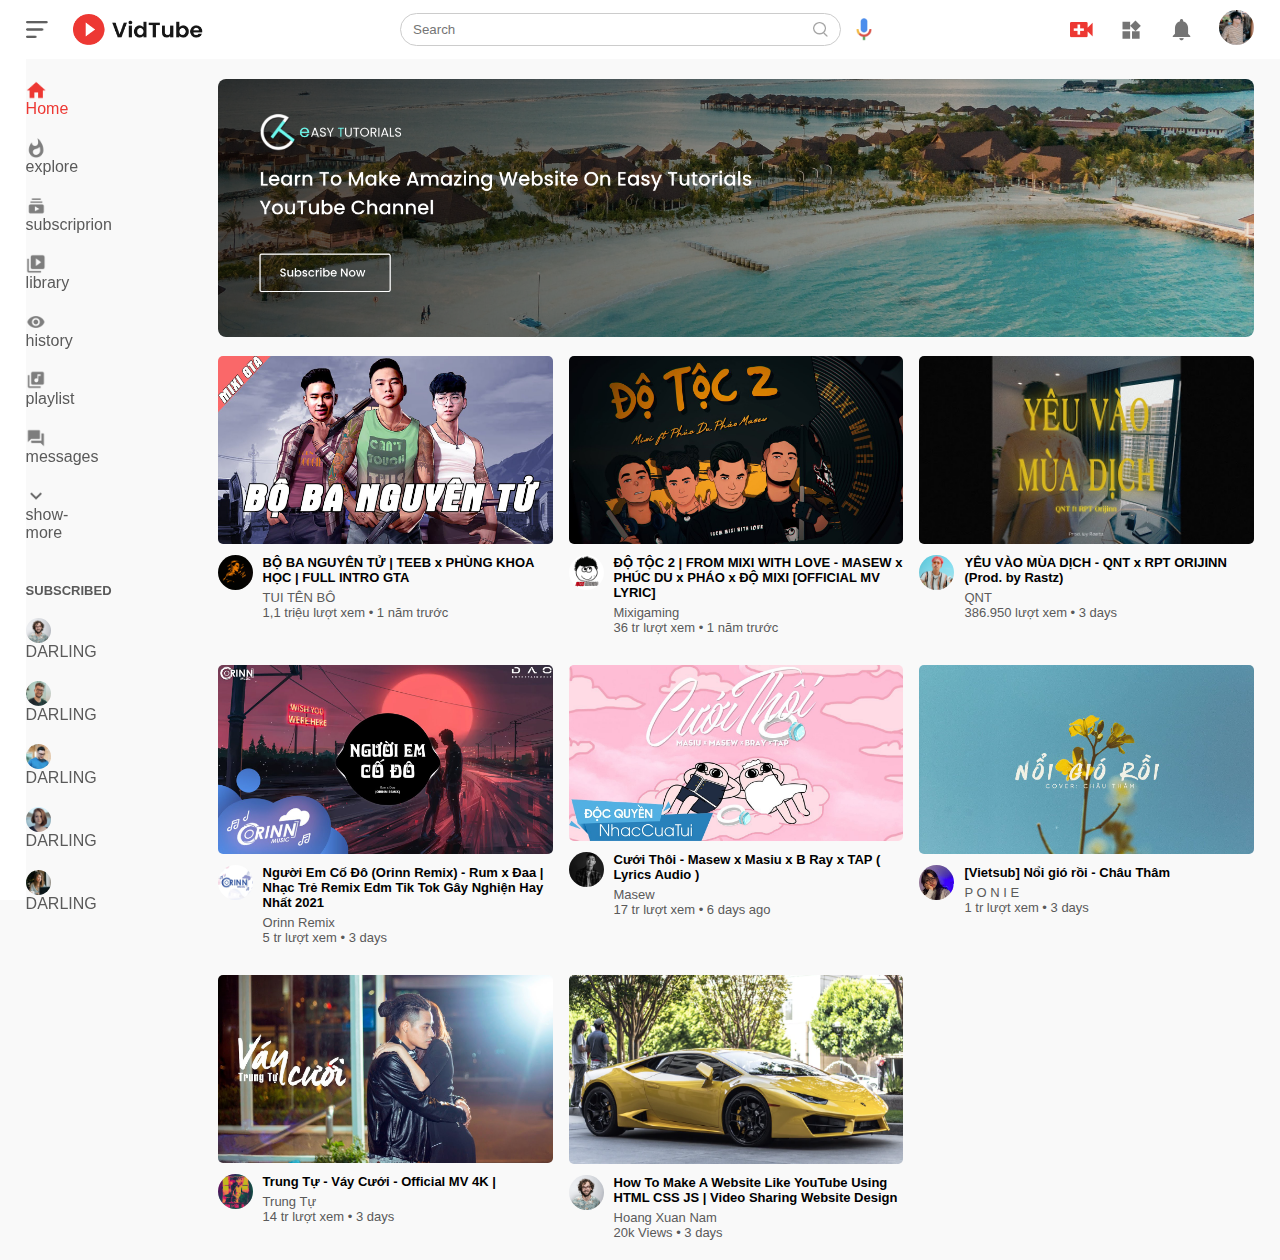
<file: index.html>
<!DOCTYPE html>
<html lang="en">
<head>
    <meta charset="UTF-8">
    <meta http-equiv="X-UA-Compatible" content="IE=edge">
    <meta name="viewport" content="width=device-width, initial-scale=1.0">
    <link rel="stylesheet" href="style.css">
    <title>Youtube</title>
</head>
<body>
     
    <nav class="flex-div">
        <div class="nav-left flex-div">
            <img src="images/menu.png" class="menu-icon">
            <img src="images/logo.png" class="logo">
            
        </div>
        <div class="nav-middle flex-div">
            <div class="search-box flex-div">
                <input type="text" placeholder="Search">
                <img src="images/search.png">
            </div>
                <img src="images/voice-search.png" class="mic-iocn">
        </div>
        <div class="nav-right flex-div">
            <img src="images/upload.png">
            <img src="images/more.png">
            <img src="images/notification.png">
            <a href="dangnhap.html"><img src="images/Nam.jpg" class="user-icon"></a>
        </div>
    </nav>
    <!------------------------SideBar ----------------------->
    <div class="sidebar">
        <div class="shortcut-links">
            <a href=""><img src="images/home.png"><p>Home</p></a>
            <a href=""><img src="images/explore.png"><p>explore</p></a>
            <a href=""><img src="images/subscriprion.png"><p>subscriprion</p></a>
            <a href=""><img src="images/library.png"><p>library</p></a>
            <a href=""><img src="images/history.png"><p>history</p></a>
            <a href=""><img src="images/playlist.png"><p>playlist</p></a>
            <a href=""><img src="images/messages.png"><p>messages</p></a>
            <a href=""><img src="images/show-more.png"><p>show-more</p></a>
            <hr>
        </div>
        <div class="subscribed-list">
            <h3>SUBSCRIBED</h3>
            <a href=""><img src="images/Jack.png"><p>DARLING</p></a>
            <a href=""><img src="images/simon.png"><p>DARLING</p></a>
            <a href=""><img src="images/tom.png"><p>DARLING</p></a>
            <a href=""><img src="images/megan.png"><p>DARLING</p></a>
            <a href=""><img src="images/cameron.png"><p>DARLING</p></a>
        </div>
    </div>

     <!------------------------Main ----------------------->
    <div class="container">
        <div class="banner">
            <img src="images/banner.png">
        </div>
        <div class="list-container">
            <div class="vid-list">
                <a href="play-video.html"><img src="images/bo3nguyentu.jpg" class="thumbnail"></a>
                <div class="flex-div">
                    <img src="images/anhbo.jpg">
                    <div class="vid-info">
                        <a href="play-video.html">BỘ BA NGUYÊN TỬ | TEEB x PHÙNG KHOA HỌC | FULL INTRO GTA</a>
                        <p>TUI TÊN BÔ</p>
                        <p>1,1 triệu lượt xem &bull; 1 năm trước</p>
                    </div>
                </div>
            </div>
            <div class="vid-list">
                <a href="play-video-1.html"><img src="images/dotoc2.jpg" class="thumbnail"></a>
                <div class="flex-div">
                    <img src="images/mixi.jpg">
                    <div class="vid-info">
                        <a href="play-video-1.html">ĐỘ TỘC 2 | FROM MIXI WITH LOVE - MASEW x PHÚC DU x PHÁO x ĐỘ MIXI [OFFICIAL MV LYRIC]
                        </a>
                        <p>Mixigaming</p>
                        <p>36 tr lượt xem &bull; 1 năm trước</p>
                    </div>
                </div>
            </div>
            <div class="vid-list">
                <a href="play-video-2.html"><img src="images/yeudich.jpg" class="thumbnail"></a>
                <div class="flex-div">
                    <img src="images/qnt.jpg">
                    <div class="vid-info">
                        <a href="play-video-2.html">YÊU VÀO MÙA DỊCH - QNT x RPT ORIJINN (Prod. by Rastz)</a>
                        <p>QNT</p>
                        <p>386.950 lượt xem &bull; 3 days</p>
                    </div>
                </div>
            </div>
            <div class="vid-list">
                <a href="play-video-3.html"><img src="images/orinn.jpg" class="thumbnail"></a>
                <div class="flex-div">
                    <img src="images/orinnmusic.jpg">
                    <div class="vid-info">
                        <a href="play-video-3.html">Người Em Cố Đô (Orinn Remix) - Rum x Đaa | Nhạc Trẻ Remix Edm Tik Tok Gây Nghiện Hay Nhất 2021 </a>
                        <p>Orinn Remix</p>
                        <p>5 tr lượt xem &bull; 3 days</p>
                    </div>
                </div>
            </div>
            <div class="vid-list">
                <a href="play-video-4.html"><img src="images/cuoithoi.jpg" class="thumbnail"></a>
                <div class="flex-div">
                    <img src="images/masew.jpg">
                    <div class="vid-info">
                        <a href="play-video-4.html">Cưới Thôi - Masew x Masiu x B Ray x TAP ( Lyrics Audio ) </a>
                        <p>Masew</p>
                        <p>17 tr lượt xem &bull; 6 days ago</p>
                    </div>
                </div>
            </div>
            <div class="vid-list">
                <a href="play-video-5.html"><img src="images/noigioroi.jpg" class="thumbnail"></a>
                <div class="flex-div">
                    <img src="images/ponie.jpg">
                    <div class="vid-info">
                        <a href="play-video-5.html">[Vietsub] Nổi gió rồi - Châu Thâm </a>
                        <p>P O N I E</p>
                        <p>1 tr lượt xem &bull; 3 days</p>
                    </div>
                </div>
            </div>
            <div class="vid-list">
                <a href="play-video-6.html"><img src="images/vaycuoi.jpg" class="thumbnail"></a>
                <div class="flex-div">
                    <img src="images/trungtu.jpg">
                    <div class="vid-info">
                        <a href="play-video-6.html">Trung Tự - Váy Cưới - Official MV 4K | </a>
                        <p>Trung Tự</p>
                        <p>14 tr lượt xem &bull; 3 days</p>
                    </div>
                </div>
            </div>
            <div class="vid-list">
                <a href=""><img src="images/thumbnail8.png" class="thumbnail"></a>
                <div class="flex-div">
                    <img src="images/Jack.png">
                    <div class="vid-info">
                        <a href="play-video.html">How To Make A Website Like YouTube Using HTML CSS JS | Video Sharing Website Design </a>
                        <p>Hoang Xuan Nam</p>
                        <p>20k Views &bull; 3 days</p>
                    </div>
                </div>
            </div>
        </div>


    </div>







<script src="script.js"></script>

</body>
</html>
</file>
<file: style.css>
*{
    margin: 0;
    padding: 0;
    font-family: 'poppins', sans-serif;
    box-sizing: border-box;   
}
a{
    text-decoration: none;
    color: #5a5a5a;
}
img{
    cursor: pointer;
}
.flex-div{
    display: flex;
    align-items: center;
}
nav{
    padding: 10px 2%;
    justify-content: space-between;
    box-shadow: 0 0 10px rgba(0, 0, 0, 0.2, ); 
    background: #fff;
    position: sticky;
    top: 0;
    z-index: 10;
}
.nav-right img{
    width: 25px;
    margin-right: 25px;
}
.nav-right .user-icon{
    width: 35px;
    border-radius: 50%;
    margin-right: 0;
}
.nav-left .menu-icon{
    width: 22px;
    margin-right: 25px;
}
.nav-left .logo{
    width: 130px;
}
.nav-middle .mic-iocn{
    width: 16px;
}
.nav-middle .search-box{
    border: 1px solid #ccc;
    margin-right: 15px;
    padding: 8px 12px;
    border-radius: 25px;
}
.nav-middle .search-box input{
    width: 400px;
    border: 0;
    outline: 0;
    background: transparent;
}
.nav-middle .search-box img{
    width: 15px;   
}

/*-------------------------SideBar-----------------------*/

.sidebar{
    background: #fff;
    width: 15px;
    height: 100vh;
    position: fixed;
    top: 0;
    padding-left: 2%;
    padding-top: 80px;
}
.shortcut-links a img{
    width: 20px;
    margin-right: 20px;
}
.shortcut-links a{
    display: flex;
    align-items: center;
    margin-bottom: 20px;
    width: fit-content;
    flex-wrap: wrap;
}
.shortcut-links a:first-child{
    color: #ed3833;
}
.sidebar hr{
    border: 0;
    height: 1px;
    background: #ccc;
    width: 85%;
}
.subscribed-list h3{
    font-size: 13px;
    margin: 20px 0;
    color: #5a5a5a;
}
.subscribed-list a{
    display: flex;
    align-items: center;
    margin-bottom: 20px;
    width: fit-content;
    flex-wrap: wrap;
}
.subscribed-list a img{
    width: 25px;
    border-radius: 50%;
    margin-right: 20px;
}
.small-sidebar{
    width: 5%;
}
.small-sidebar a p{
    display: none;
}
.small-sidebar h3{
    display: none;
}
.small-sidebar hr{
    width: 50%;
    margin-bottom: 25px;
}

/*-------------------Main-----------------*/
.container{
    background: #f9f9f9;
    padding-left: 17%;
    padding-right: 2%;
    padding-top: 20px;
    padding-bottom: 20px;
}
.large-container{
    padding-left: 7%;
}



.banner{
    width: 100%;
}
.banner img{
    width: 100%;
    border-radius: 8px;
}
.list-container{
    display: grid;
    grid-template-columns: repeat(auto-fit, minmax(250px, 1fr));
    grid-column-gap: 16px;
    grid-row-gap: 30px;
    margin-top: 15px;
}
.vid-list .thumbnail{
    width: 100%;
    border-radius: 5px;
}
.vid-list .flex-div{
    align-items: flex-start;
    margin-top: 7px;
}
.vid-list .flex-div img{
    width: 35px;
    margin-right: 10px;
    border-radius: 50%;
}
.vid-info{
    color: #5a5a5a;
    font-size: 13px;
}
.vid-info a{
    color: #000;
    font-weight: 600;
    display: block;
    margin-bottom: 5px;
}

/*---------Giao dien dien thoai---------*/

@media (max-width: 900px)   {
    .menu-icon{
        display: none;
    }
    .sidebar{
        display: none;
    }
    .container, .large-container{
        padding-left: 5%;
        padding-right: 5%;
    }
    .nav-right img{
        display: none;
    }
    .nav-right .user-icon{
        display: block;
        width: 30px;
    }
    .nav-middle .search-box input{
        width: 100px;
    }
    .nav-middle .mic-iocn {
        display: none;
    }
    .logo{
        width: 90px;
    }
}
/*-----------hết----------*/

/*---------playvideo---------*/
.play-container{
    padding-left: 2%;
}
.row{
    display: flex;
    justify-content: space-between;
    flex-wrap: wrap;
}
.play-video{
    flex-basis: 69%;
}
.right-sidebar{
    flex-basis: 30%;
}
.play-video video{
    width: 100%;
}

.side-video-list{
    display: flex;
    justify-content: space-between;
    margin-bottom: 8px;
}
.side-video-list img{
    width: 100%;
}
.side-video-list .small-thumbnail{
    flex-basis: 49%;
}
.side-video-list .vid-info{
    flex-basis: 49%;
}
.play-video .tags a{
    color: #0000ff;
    font-size: 13px;
}
.play-video h3{
    font-weight: 600;
    font-size: 22px;
}
.play-video .play-video-info{
    display: flex;
    align-items: center;
    justify-content: space-between;
    flex-wrap: wrap;
    margin-top: 10px;
    font-size: 14px;
    color: #5a5a5a;
}
.play-video .play-video-info a img{
    width: 20px;
    margin-right: 8px;
}
.play-video .play-video-info a{
    display: inline-flex;
    align-items: center;
    margin-left: 15px;
}
.play-video hr{
    border: 0;
    height: 1px;
    background: #ccc;
    margin: 10px 0;
}
.plublisher{
    display: flex;
    align-items: center;
    margin-top: 20px;
}
.plublisher div{
    flex: 1;
    line-height: 18px;
}
.plublisher img{
    width: 40px;
    border-radius: 50%;
    margin-left: 15px;
}
.plublisher div p{
    color: #000;
    font-weight: 600;
    font-size: 18px;
}
.plublisher div span{
    font-size: 13px;
    color: #5a5a5a;
}
.plublisher button{
    background: red;
    color: #fff;
    padding: 8px 30px;
    outline: 0;
    border-radius: 4px;
    cursor: pointer;
}
.vid-description{
    padding-left: 55px;
    margin: 15px 0;
}
.vid-description p{
    font-size: 14px;
    margin-bottom: 5px;
    color: #5a5a5a;
}
.vid-description h4{
    font-size: 14px;
    color: #5a5a5a;
    margin-top: 15px;
}
.add-comment{
    display: flex;
    align-items: center;
    margin: 30px 0;
}
.add-comment img{
    width: 35px;
    border-radius: 50%;
    margin-right: 15px;
}
.add-comment input{
    border: 0;
    outline: 0;
    border-bottom: 1px solid #ccc;
    width: 100%;
    padding-top: 10px;
    background: transparent;
}
.old-comment{
    display: flex;
    align-items: center;
    margin: 20px 0;
}
.old-comment img{
    width: 35px;
    border-radius: 50%;
    margin-right: 15px;
}
.old-comment h3{
    font-size: 14px;
    margin-bottom: 2px;
}
.old-comment h3 span{
    font-size: 12px;
    color: #5a5a5a;
    font-weight: 500;
    margin-left: 8px;
}
.old-comment .acomment-action{
    display: flex;
    align-items: center;
    margin: 8px 0;
    font-size: 14px;
}
.old-comment .acomment-action img{
    border-radius: 0;
    width: 20px;
    margin-right: 5px;
}
.old-comment .acomment-action span{
    margin-right: 20px;
    color: #5a5a5a;
}
.old-comment .acomment-action a{
    color: #0000ff;
}

@media (max-width:900px) {
    .play-video{
        flex-basis: 100%;
    }
    .right-sidebar{
        flex-basis: 100%;
    }
    .play-container{
        padding-left: 5%;
    }
    .vid-description{
        padding-left: 0;
    }
    .play-video .play-video-info a{
        margin-left: 0;
        margin-right: 15px;
        margin-top: 15px;
    }
}
</file>
